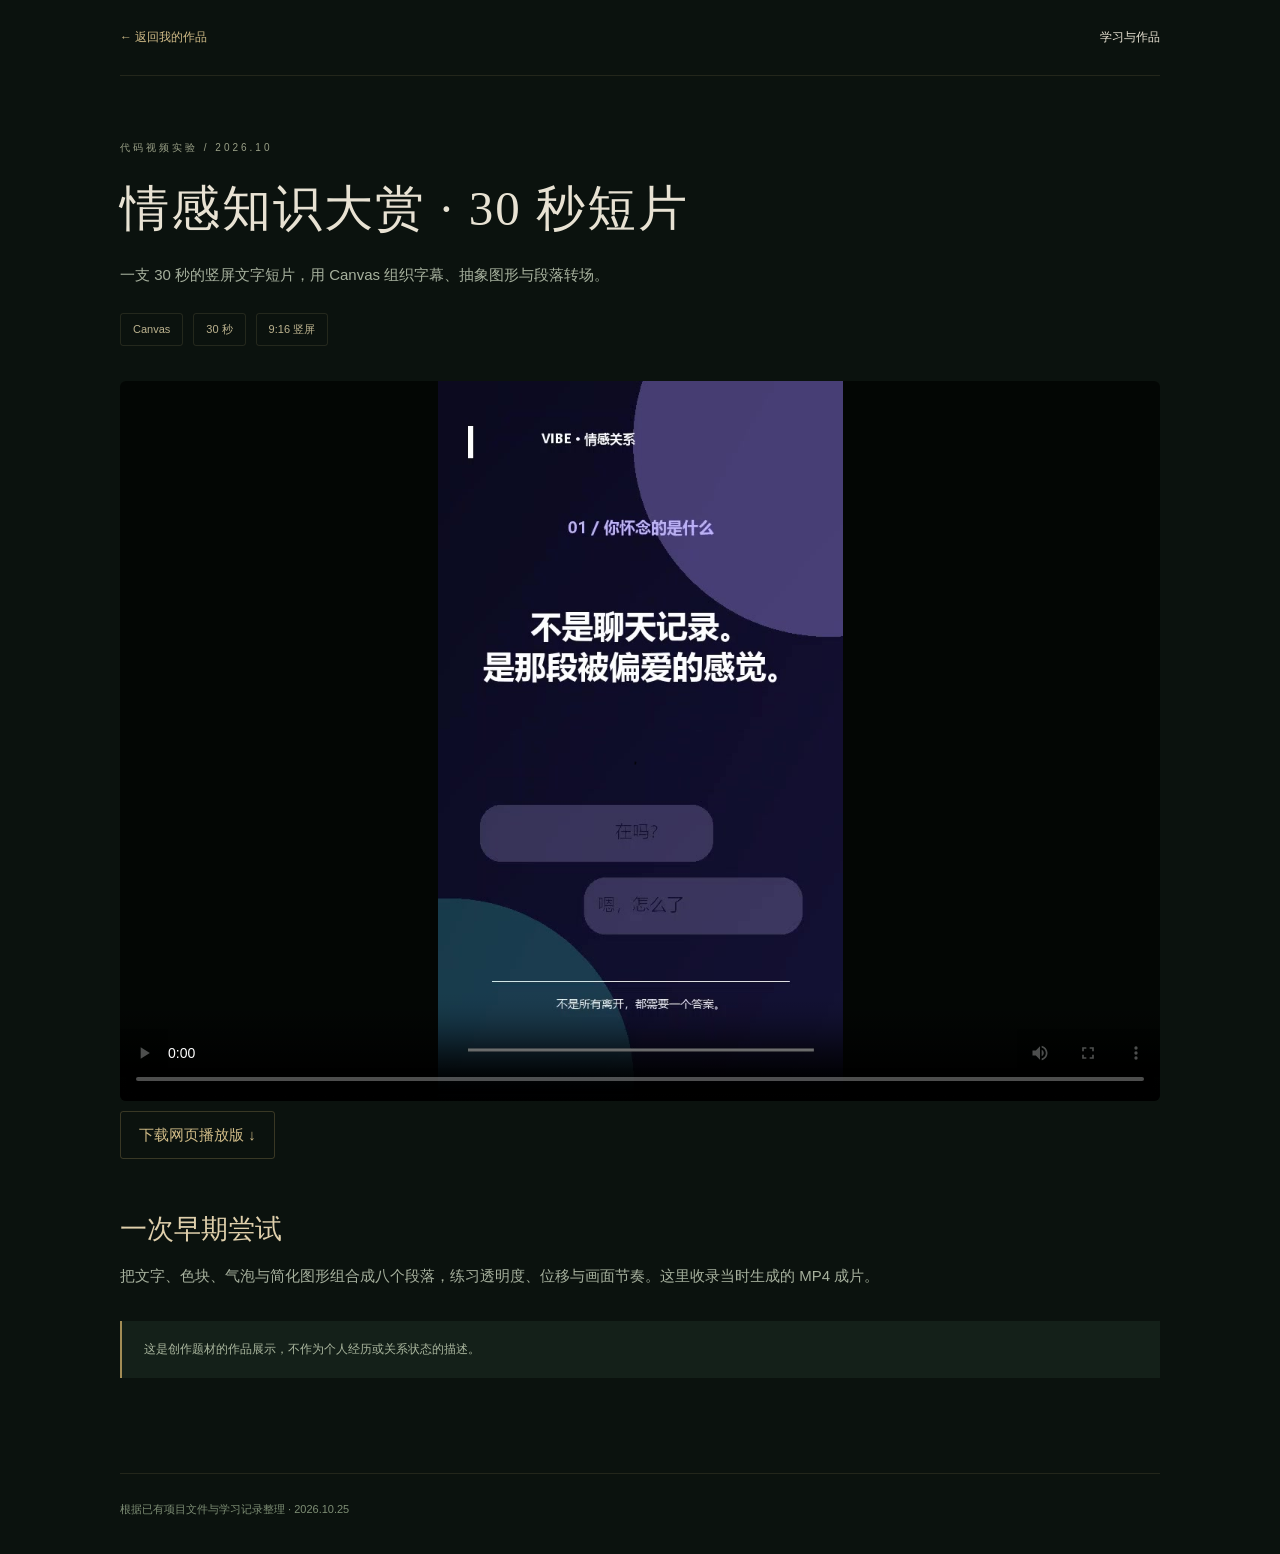
<file: projects/emotion-vibe.html>
<!doctype html><html lang="zh-CN"><head><meta charset="utf-8"><meta name="viewport" content="width=device-width,initial-scale=1"><title>情感知识大赏 · 30 秒短片 · 个人记录</title><link rel="stylesheet" href="detail.css"></head><body><header><a href="/wenjianbaiyujing/#projects">← 返回我的作品</a><span>学习与作品</span></header><main><div class="eyebrow">代码视频实验 / 2026.10</div><h1>情感知识大赏 · 30 秒短片</h1><p>一支 30 秒的竖屏文字短片，用 Canvas 组织字幕、抽象图形与段落转场。</p><div class="tags"><span>Canvas</span><span>30 秒</span><span>9:16 竖屏</span></div><video controls playsinline preload="metadata" poster="../images/projects/emotion-vibe.jpg"><source src="../media/emotion-vibe.mp4" type="video/mp4">浏览器暂不支持播放，<a href="../media/emotion-vibe.mp4">打开视频文件</a>。</video><a class="download" href="../media/emotion-vibe.mp4" download>下载网页播放版 ↓</a><h2>一次早期尝试</h2><p>把文字、色块、气泡与简化图形组合成八个段落，练习透明度、位移与画面节奏。这里收录当时生成的 MP4 成片。</p><div class="note">这是创作题材的作品展示，不作为个人经历或关系状态的描述。</div></main><footer>根据已有项目文件与学习记录整理 · 2026.10.25</footer></body></html>
</file>
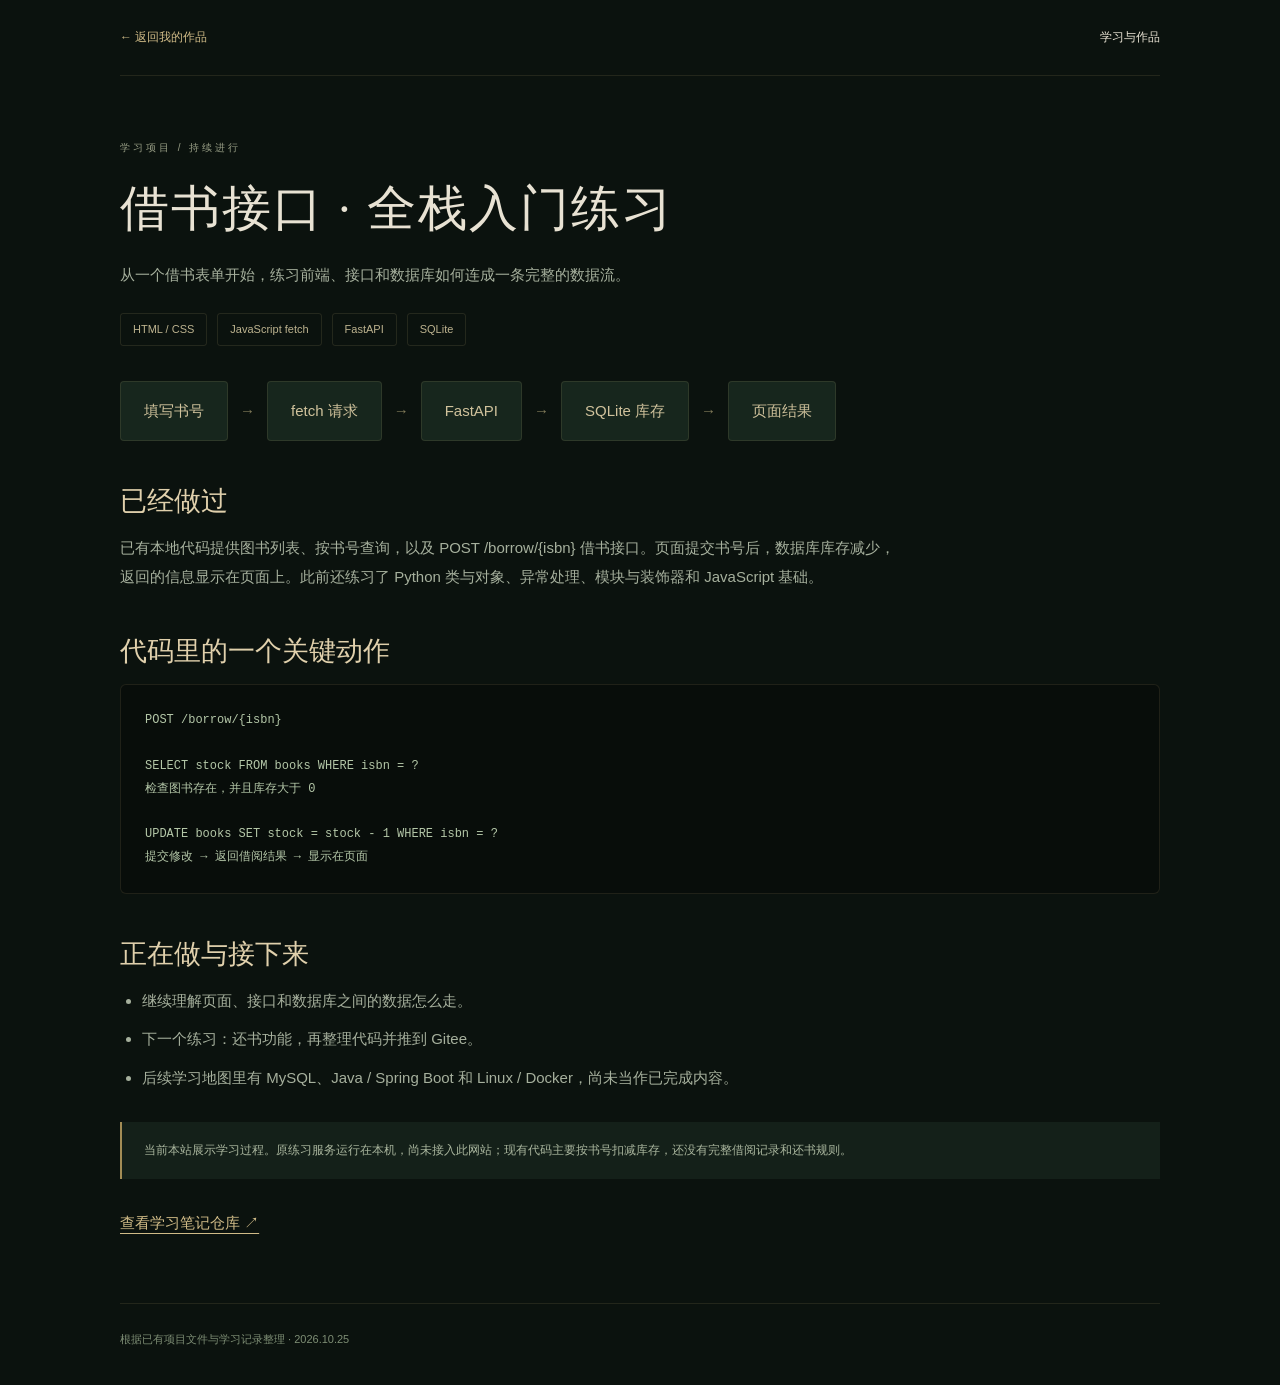
<file: projects/fullstack.html>
<!doctype html><html lang="zh-CN"><head><meta charset="utf-8"><meta name="viewport" content="width=device-width,initial-scale=1"><title>借书接口 · 全栈入门练习 · 个人记录</title><link rel="stylesheet" href="detail.css"></head><body><header><a href="/wenjianbaiyujing/#projects">← 返回我的作品</a><span>学习与作品</span></header><main><div class="eyebrow">学习项目 / 持续进行</div><h1>借书接口 · 全栈入门练习</h1><p>从一个借书表单开始，练习前端、接口和数据库如何连成一条完整的数据流。</p><div class="tags"><span>HTML / CSS</span><span>JavaScript fetch</span><span>FastAPI</span><span>SQLite</span></div><div class="flow"><span>填写书号</span><b>→</b><span>fetch 请求</span><b>→</b><span>FastAPI</span><b>→</b><span>SQLite 库存</span><b>→</b><span>页面结果</span></div><h2>已经做过</h2><p>已有本地代码提供图书列表、按书号查询，以及 POST /borrow/{isbn} 借书接口。页面提交书号后，数据库库存减少，返回的信息显示在页面上。此前还练习了 Python 类与对象、异常处理、模块与装饰器和 JavaScript 基础。</p><h2>代码里的一个关键动作</h2><pre><code>POST /borrow/{isbn}

SELECT stock FROM books WHERE isbn = ?
检查图书存在，并且库存大于 0

UPDATE books SET stock = stock - 1 WHERE isbn = ?
提交修改 → 返回借阅结果 → 显示在页面</code></pre><h2>正在做与接下来</h2><ul><li>继续理解页面、接口和数据库之间的数据怎么走。</li><li>下一个练习：还书功能，再整理代码并推到 Gitee。</li><li>后续学习地图里有 MySQL、Java / Spring Boot 和 Linux / Docker，尚未当作已完成内容。</li></ul><div class="note">当前本站展示学习过程。原练习服务运行在本机，尚未接入此网站；现有代码主要按书号扣减库存，还没有完整借阅记录和还书规则。</div><a href="https://github.com/piggod68/my-notes" target="_blank" rel="noopener noreferrer">查看学习笔记仓库 ↗</a></main><footer>根据已有项目文件与学习记录整理 · 2026.10.25</footer></body></html>
</file>
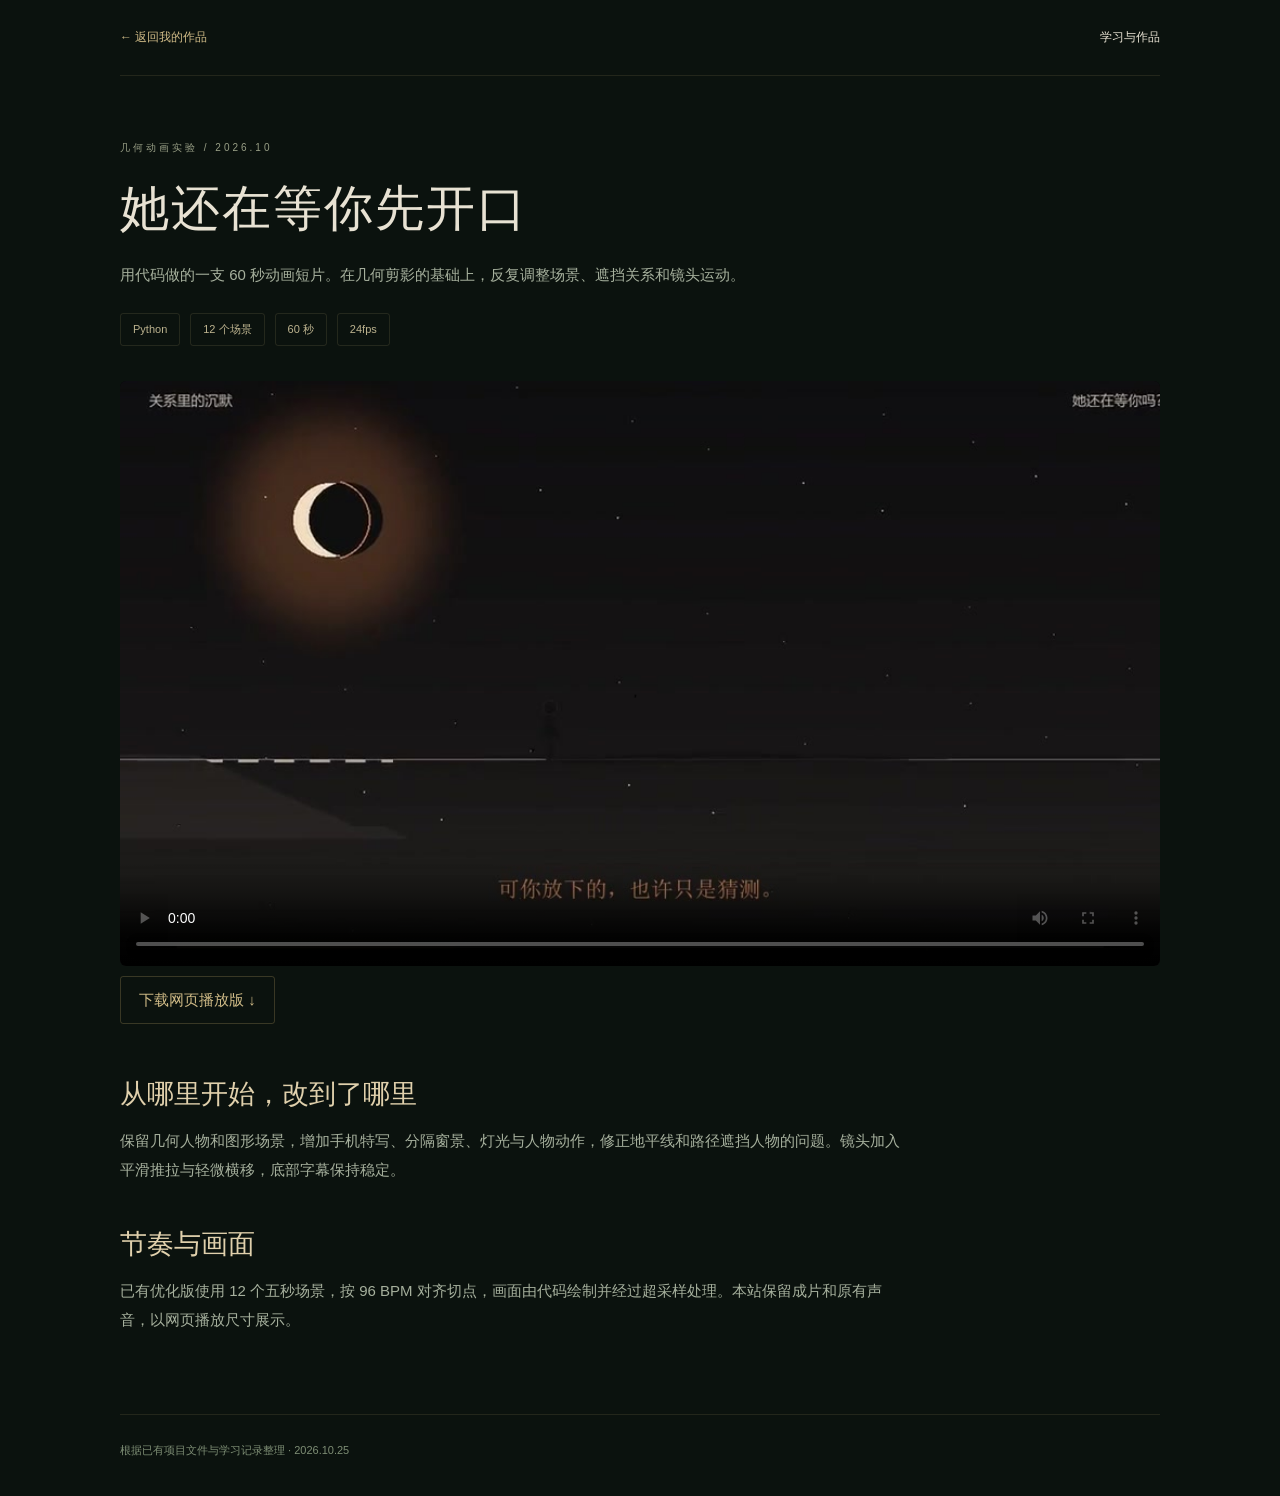
<file: projects/geometry-story.html>
<!doctype html><html lang="zh-CN"><head><meta charset="utf-8"><meta name="viewport" content="width=device-width,initial-scale=1"><title>她还在等你先开口 · 个人记录</title><link rel="stylesheet" href="detail.css"></head><body><header><a href="/wenjianbaiyujing/#projects">← 返回我的作品</a><span>学习与作品</span></header><main><div class="eyebrow">几何动画实验 / 2026.10</div><h1>她还在等你先开口</h1><p>用代码做的一支 60 秒动画短片。在几何剪影的基础上，反复调整场景、遮挡关系和镜头运动。</p><div class="tags"><span>Python</span><span>12 个场景</span><span>60 秒</span><span>24fps</span></div><video controls playsinline preload="metadata" poster="../images/projects/geometry-story.jpg"><source src="../media/geometry-story.mp4" type="video/mp4">浏览器暂不支持播放，<a href="../media/geometry-story.mp4">打开视频文件</a>。</video><a class="download" href="../media/geometry-story.mp4" download>下载网页播放版 ↓</a><h2>从哪里开始，改到了哪里</h2><p>保留几何人物和图形场景，增加手机特写、分隔窗景、灯光与人物动作，修正地平线和路径遮挡人物的问题。镜头加入平滑推拉与轻微横移，底部字幕保持稳定。</p><h2>节奏与画面</h2><p>已有优化版使用 12 个五秒场景，按 96 BPM 对齐切点，画面由代码绘制并经过超采样处理。本站保留成片和原有声音，以网页播放尺寸展示。</p></main><footer>根据已有项目文件与学习记录整理 · 2026.10.25</footer></body></html>
</file>
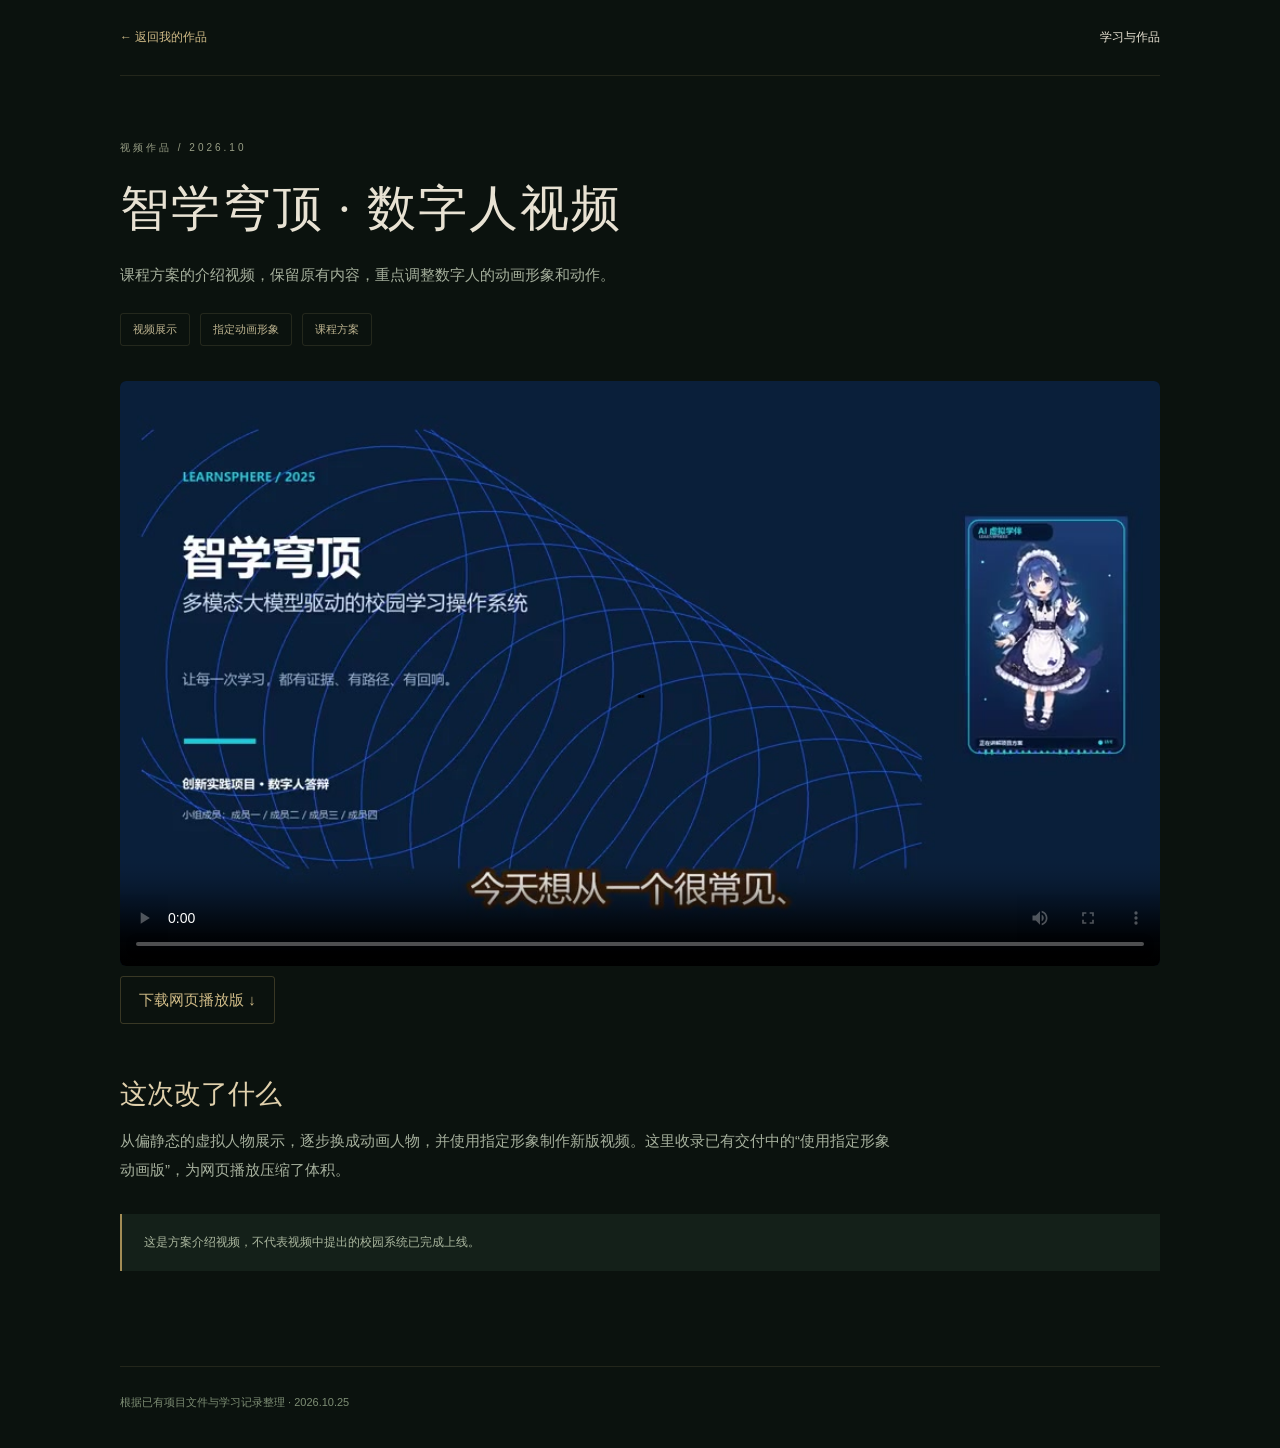
<file: projects/learning-dome.html>
<!doctype html><html lang="zh-CN"><head><meta charset="utf-8"><meta name="viewport" content="width=device-width,initial-scale=1"><title>智学穹顶 · 数字人视频 · 个人记录</title><link rel="stylesheet" href="detail.css"></head><body><header><a href="/wenjianbaiyujing/#projects">← 返回我的作品</a><span>学习与作品</span></header><main><div class="eyebrow">视频作品 / 2026.10</div><h1>智学穹顶 · 数字人视频</h1><p>课程方案的介绍视频，保留原有内容，重点调整数字人的动画形象和动作。</p><div class="tags"><span>视频展示</span><span>指定动画形象</span><span>课程方案</span></div><video controls playsinline preload="metadata" poster="../images/projects/learning-dome.jpg"><source src="../media/learning-dome.mp4" type="video/mp4">浏览器暂不支持播放，<a href="../media/learning-dome.mp4">打开视频文件</a>。</video><a class="download" href="../media/learning-dome.mp4" download>下载网页播放版 ↓</a><h2>这次改了什么</h2><p>从偏静态的虚拟人物展示，逐步换成动画人物，并使用指定形象制作新版视频。这里收录已有交付中的“使用指定形象动画版”，为网页播放压缩了体积。</p><div class="note">这是方案介绍视频，不代表视频中提出的校园系统已完成上线。</div></main><footer>根据已有项目文件与学习记录整理 · 2026.10.25</footer></body></html>
</file>
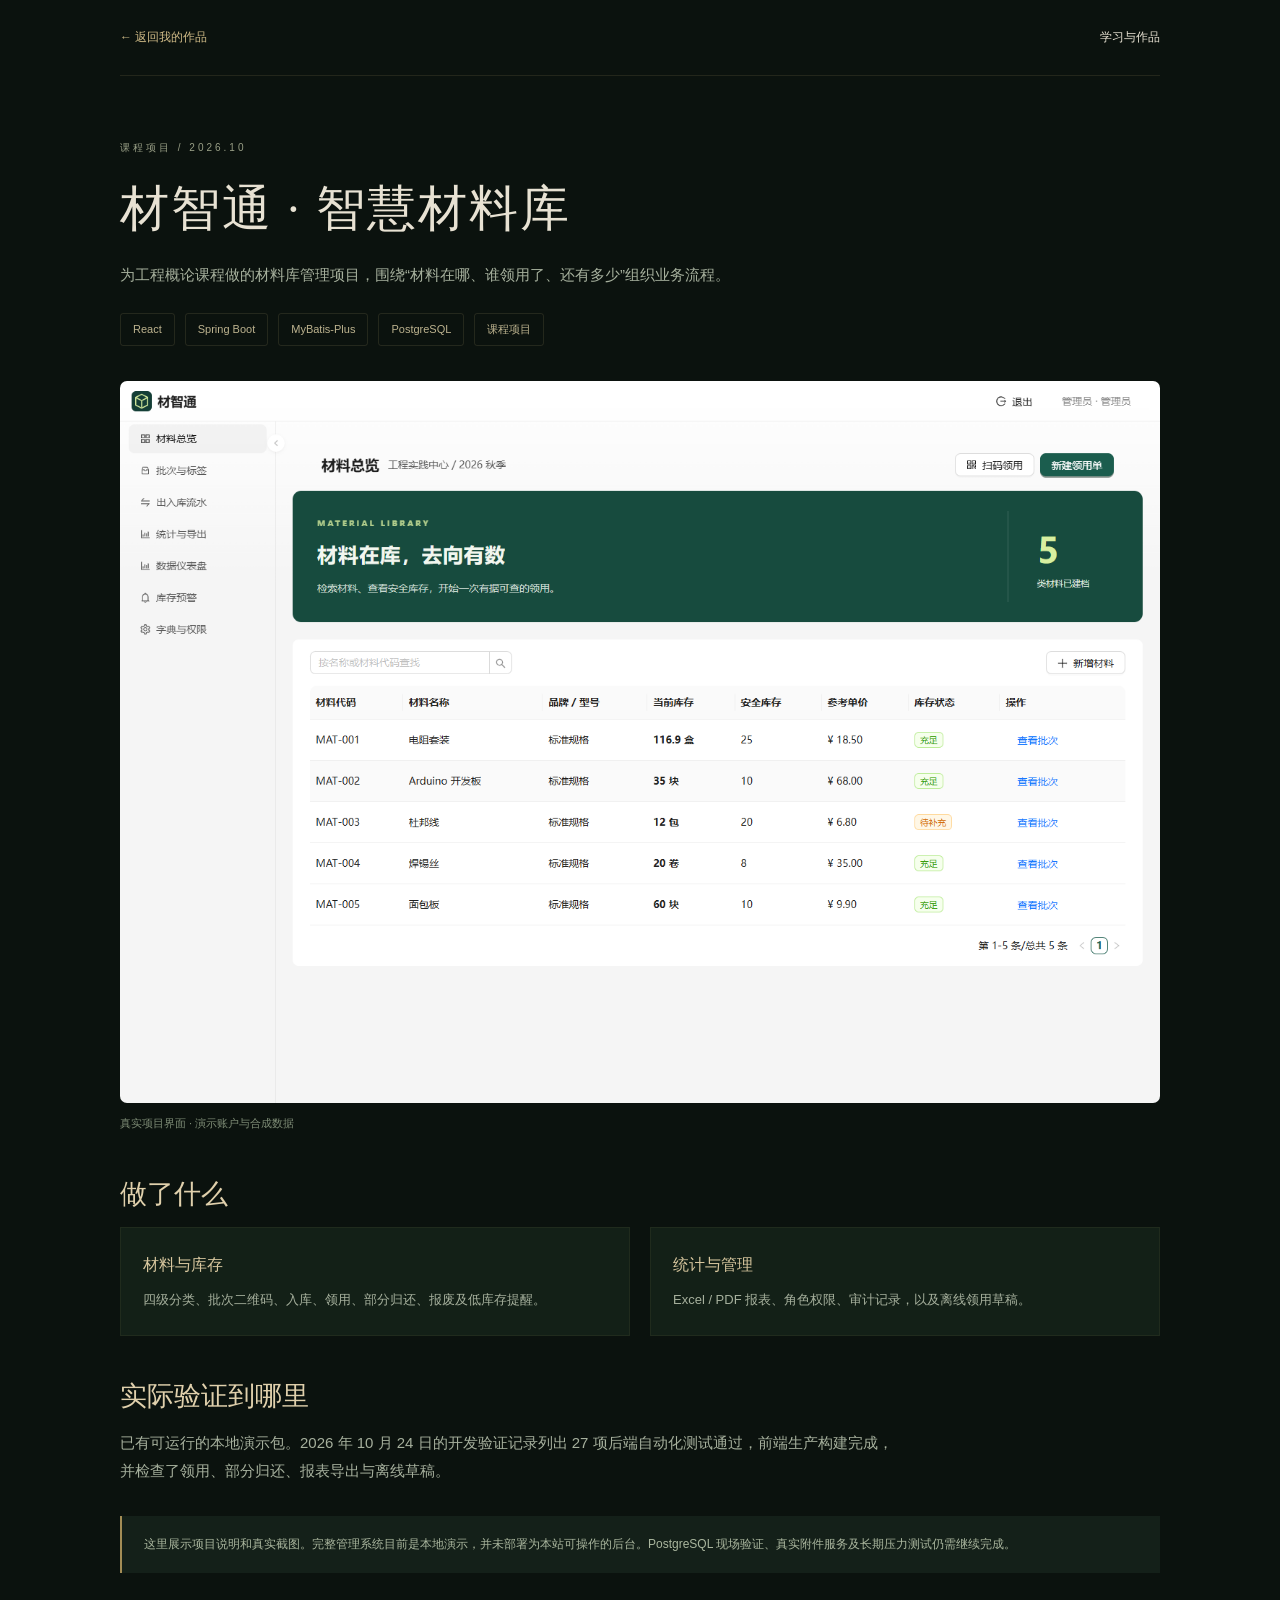
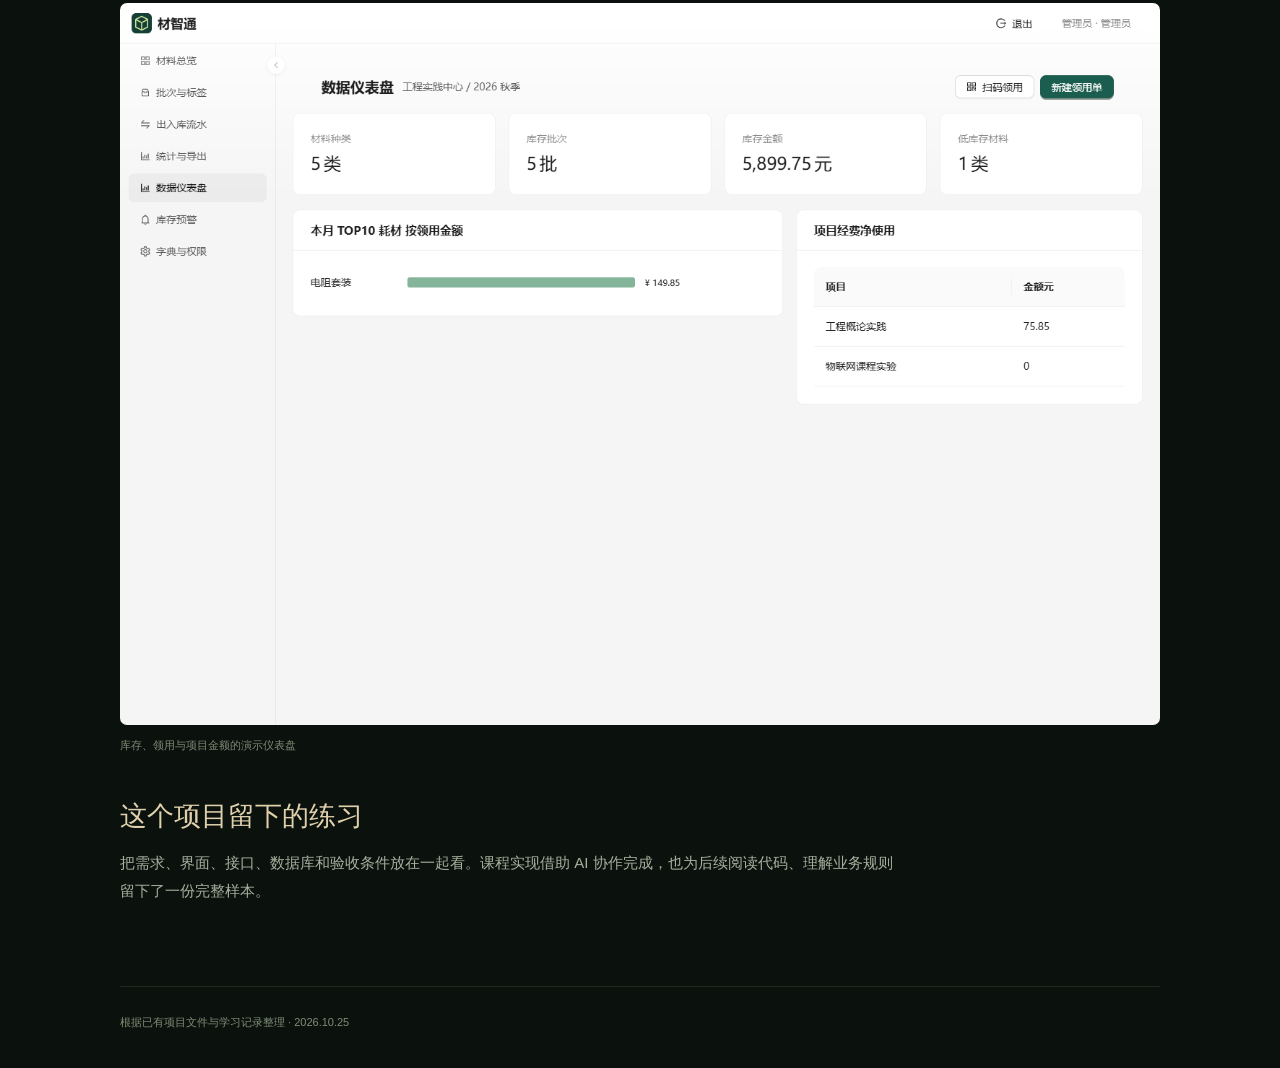
<file: projects/materials.html>
<!doctype html><html lang="zh-CN"><head><meta charset="utf-8"><meta name="viewport" content="width=device-width,initial-scale=1"><title>材智通 · 智慧材料库 · 个人记录</title><link rel="stylesheet" href="detail.css"></head><body><header><a href="/wenjianbaiyujing/#projects">← 返回我的作品</a><span>学习与作品</span></header><main><div class="eyebrow">课程项目 / 2026.10</div><h1>材智通 · 智慧材料库</h1><p>为工程概论课程做的材料库管理项目，围绕“材料在哪、谁领用了、还有多少”组织业务流程。</p><div class="tags"><span>React</span><span>Spring Boot</span><span>MyBatis-Plus</span><span>PostgreSQL</span><span>课程项目</span></div><div class="gallery"><figure><img src="../images/projects/materials.png" alt="材智通材料总览界面，展示演示材料和库存"><figcaption>真实项目界面 · 演示账户与合成数据</figcaption></figure></div><h2>做了什么</h2><div class="facts"><div><h3>材料与库存</h3><p>四级分类、批次二维码、入库、领用、部分归还、报废及低库存提醒。</p></div><div><h3>统计与管理</h3><p>Excel / PDF 报表、角色权限、审计记录，以及离线领用草稿。</p></div></div><h2>实际验证到哪里</h2><p>已有可运行的本地演示包。2026 年 10 月 24 日的开发验证记录列出 27 项后端自动化测试通过，前端生产构建完成，并检查了领用、部分归还、报表导出与离线草稿。</p><div class="note">这里展示项目说明和真实截图。完整管理系统目前是本地演示，并未部署为本站可操作的后台。PostgreSQL 现场验证、真实附件服务及长期压力测试仍需继续完成。</div><div class="gallery"><figure><img src="../images/projects/dashboard.png" loading="lazy" alt="材智通数据仪表盘"><figcaption>库存、领用与项目金额的演示仪表盘</figcaption></figure></div><h2>这个项目留下的练习</h2><p>把需求、界面、接口、数据库和验收条件放在一起看。课程实现借助 AI 协作完成，也为后续阅读代码、理解业务规则留下了一份完整样本。</p></main><footer>根据已有项目文件与学习记录整理 · 2026.10.25</footer></body></html>
</file>
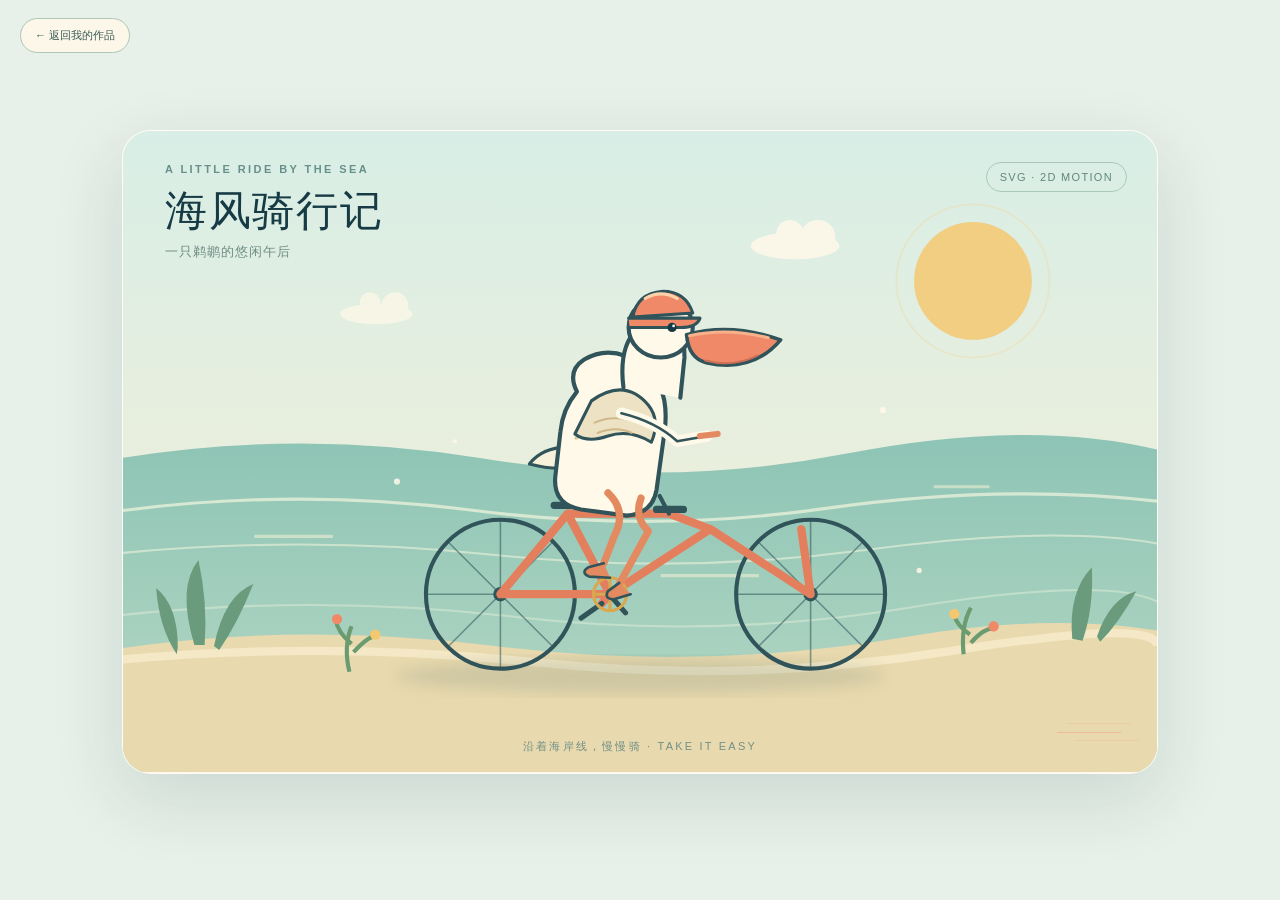
<file: projects/pelican-bike.html>
<!DOCTYPE html>
<html lang="zh-CN">
<head>
<meta charset="UTF-8" />
<meta name="viewport" content="width=device-width, initial-scale=1.0" />
<title>鹈鹕骑行记 · SVG 动画</title>
<style>
:root{--ink:#173b45;--teal:#397a78;--coral:#ef8968;--sun:#f6c76c;--cream:#fff8e9}
*{box-sizing:border-box}body{margin:0;min-height:100vh;display:grid;place-items:center;background:#e7f0e9;color:var(--ink);font-family:"Segoe UI","Microsoft YaHei",sans-serif;overflow:hidden}
.scene{width:min(1100px,100vw);padding:28px 32px 24px}.card{position:relative;overflow:hidden;border-radius:28px;background:var(--cream);box-shadow:0 24px 70px #294e4826;border:1px solid #ffffffaa}
header{position:absolute;z-index:2;left:42px;top:32px}.eyebrow{font-size:11px;letter-spacing:.22em;text-transform:uppercase;color:#67908a;font-weight:700}h1{font-family:Georgia,"Noto Serif SC",serif;font-size:clamp(24px,4vw,42px);font-weight:500;letter-spacing:.04em;margin:8px 0 4px}.sub{font-size:13px;color:#6e8c85;letter-spacing:.08em}
svg{display:block;width:100%;height:auto}.cloud{animation:drift 15s ease-in-out infinite alternate}.cloud.c2{animation-delay:-7s}.wheel{transform-box:fill-box;transform-origin:center;animation:spin 2s linear infinite}.pedal{transform-box:fill-box;transform-origin:center;animation:spin 2s linear infinite}.rider{transform-box:fill-box;transform-origin:55% 80%;animation:bob .5s ease-in-out infinite alternate}.beak{transform-box:fill-box;transform-origin:left center;animation:beak 3.5s ease-in-out infinite}.grass{animation:sway 2.8s ease-in-out infinite alternate;transform-box:fill-box;transform-origin:bottom center}.grass.g2{animation-delay:-1.4s}.sun{transform-box:fill-box;transform-origin:center;animation:pulse 5s ease-in-out infinite alternate}
@keyframes spin{to{transform:rotate(360deg)}}@keyframes bob{to{transform:translateY(-3px) rotate(-1deg)}}@keyframes drift{to{transform:translateX(24px)}}@keyframes beak{0%,78%,100%{transform:rotate(0)}84%{transform:rotate(-3deg)}90%{transform:rotate(2deg)}}@keyframes sway{to{transform:rotate(7deg)}}@keyframes pulse{to{transform:scale(1.06)}}
footer{position:absolute;bottom:19px;left:0;right:0;text-align:center;font-size:11px;letter-spacing:.2em;color:#719087}.badge{position:absolute;right:30px;top:31px;border:1px solid #abc7b7;border-radius:99px;padding:8px 13px;color:#63867c;font-size:11px;letter-spacing:.12em}.motion{position:absolute;right:36px;bottom:40px;width:64px;height:1px;background:#edb49a;box-shadow:10px -9px 0 -0.3px #edb49a,18px 8px 0 -0.3px #edb49a;opacity:.8}
@media(max-width:600px){.scene{padding:12px}.card{border-radius:18px}header{left:22px;top:20px}.badge{right:16px;top:18px;font-size:9px}footer{bottom:10px;font-size:9px}.motion{right:15px;bottom:25px}}
@media(prefers-reduced-motion:reduce){*,*::before,*::after{animation-duration:.001ms!important;animation-iteration-count:1!important}}
.portfolio-back{position:fixed;top:18px;left:20px;z-index:10;color:#365a52;background:#fff8e9e6;border:1px solid #abc7b7;padding:9px 14px;border-radius:20px;text-decoration:none;font-size:11px;backdrop-filter:blur(10px)}
</style>
</head>
<body><a class="portfolio-back" href="/wenjianbaiyujing/#projects">← 返回我的作品</a>
<main class="scene"><section class="card" aria-label="鹈鹕骑自行车的动画插画">
<header><div class="eyebrow">A little ride by the sea</div><h1>海风骑行记</h1><div class="sub">一只鹈鹕的悠闲午后</div></header><div class="badge">SVG · 2D MOTION</div>
<svg viewBox="0 0 1000 620" role="img" aria-labelledby="title desc" xmlns="http://www.w3.org/2000/svg"><title id="title">鹈鹕骑着自行车</title><desc id="desc">海边晴朗的午后，一只戴着小帽子的鹈鹕正踩着自行车前进。</desc>
<defs><linearGradient id="sky" x2="0" y2="1"><stop stop-color="#d8eee6"/wenjianbaiyujing/><stop offset="1" stop-color="#f9efd5"/wenjianbaiyujing/></linearGradient><linearGradient id="sea" x2="0" y2="1"><stop stop-color="#8dc4b5"/wenjianbaiyujing/><stop offset="1" stop-color="#b9d9c5"/wenjianbaiyujing/></linearGradient><filter id="shadow"><feGaussianBlur stdDeviation="7"/wenjianbaiyujing/></filter></defs>
<rect width="1000" height="620" fill="url(#sky)"/wenjianbaiyujing/><circle class="sun" cx="822" cy="145" r="57" fill="#f5ca76" opacity=".88"/wenjianbaiyujing/><circle cx="822" cy="145" r="74" fill="none" stroke="#f5ca76" stroke-opacity=".22" stroke-width="2"/wenjianbaiyujing/>
<g class="cloud" fill="#fff9e9" opacity=".86"><ellipse cx="650" cy="111" rx="43" ry="13"/wenjianbaiyujing/><circle cx="672" cy="103" r="17"/wenjianbaiyujing/><circle cx="645" cy="99" r="13"/wenjianbaiyujing/></g><g class="cloud c2" fill="#fff9e9" opacity=".7"><ellipse cx="245" cy="177" rx="35" ry="10"/wenjianbaiyujing/><circle cx="263" cy="169" r="13"/wenjianbaiyujing/><circle cx="239" cy="166" r="10"/wenjianbaiyujing/></g>
<path d="M0 316 Q175 288 350 317 T700 312 T1000 308 V620 H0Z" fill="url(#sea)"/wenjianbaiyujing/><path d="M0 367 Q170 345 340 367 T680 365 T1000 358" fill="none" stroke="#edf3dc" stroke-width="3" opacity=".75"/wenjianbaiyujing/><path d="M0 408 Q180 391 360 410 T720 405 T1000 399" fill="none" stroke="#edf3dc" stroke-width="2" opacity=".6"/wenjianbaiyujing/><path d="M0 468 Q190 448 380 470 T760 461 T1000 455" fill="none" stroke="#edf3dc" stroke-width="2" opacity=".42"/wenjianbaiyujing/>
<path d="M0 500 Q170 475 360 498 Q560 523 760 489 Q895 466 1000 483 V620 H0Z" fill="#e9d9ae"/wenjianbaiyujing/><path d="M0 511 Q200 493 400 514 T800 503 T1000 498" fill="none" stroke="#f8edcc" stroke-width="8" opacity=".8"/wenjianbaiyujing/>
<g opacity=".5" fill="#fff5d7"><path d="M127 392h76" stroke="#fff5d7" stroke-width="3"/wenjianbaiyujing/><path d="M784 344h54" stroke="#fff5d7" stroke-width="3"/wenjianbaiyujing/><path d="M520 430h95" stroke="#fff5d7" stroke-width="3"/wenjianbaiyujing/></g>
<!-- distant coastal plants -->
<g fill="#6b9b7d"><path d="M69 497q-17-56 4-82 9 41 6 82M88 498q10-49 38-60-15 38-33 64M53 499q0-40-21-57 3 39 20 64"/wenjianbaiyujing/><path d="M918 491q-4-45 19-69 2 39-9 71M942 489q12-37 38-44-17 31-35 49"/wenjianbaiyujing/></g>
<ellipse cx="500" cy="527" rx="237" ry="17" fill="#55776c" opacity=".18" filter="url(#shadow)"/wenjianbaiyujing/>
<!-- bicycle rear wheel -->
<g fill="none" stroke-linecap="round" stroke-linejoin="round"><g class="wheel" stroke="#31545a" stroke-width="4"><circle cx="365" cy="448" r="72"/wenjianbaiyujing/><circle cx="365" cy="448" r="5" fill="#31545a"/wenjianbaiyujing/><path d="M365 376V520M293 448H437M314 397l102 102M416 397 314 499" stroke-width="1.5" opacity=".55"/wenjianbaiyujing/></g><g class="wheel" stroke="#31545a" stroke-width="4"><circle cx="665" cy="448" r="72"/wenjianbaiyujing/><circle cx="665" cy="448" r="5" fill="#31545a"/wenjianbaiyujing/><path d="M665 376V520M593 448H737M614 397l102 102M716 397 614 499" stroke-width="1.5" opacity=".55"/wenjianbaiyujing/></g>
<!-- bicycle frame --> <path d="M365 448 471 448 430 370 365 448M471 448 568 385 665 448M430 370 528 370 568 385M471 448l-8 9M665 448l-9-63" stroke="#e47f5e" stroke-width="8"/wenjianbaiyujing/><path d="M417 362h35M516 366h26" stroke="#31545a" stroke-width="7"/wenjianbaiyujing/><path d="M528 370l-9-17" stroke="#31545a" stroke-width="4"/wenjianbaiyujing/><path d="M463 457l-20 14m28-22 15 17" stroke="#31545a" stroke-width="5"/wenjianbaiyujing/>
</g><g class="pedal"><circle cx="471" cy="448" r="16" fill="none" stroke="#d9a84f" stroke-width="3"/wenjianbaiyujing/><path d="M471 432v32M455 448h32" stroke="#d9a84f" stroke-width="3"/wenjianbaiyujing/></g>
<!-- rider -->
<g class="rider" stroke-linejoin="round" stroke-linecap="round">
<!-- tail --> <path d="M455 310q-43-12-62 12 26 7 49 2" fill="#f7f0db" stroke="#31545a" stroke-width="3"/wenjianbaiyujing/>
<!-- body --> <path d="M439 252q-10-20 7-31 27-16 57 6 26 19 21 62l-8 58q-4 23-29 25l-44-6q-27-5-25-31l5-44q2-22 16-39z" fill="#fff9ea" stroke="#31545a" stroke-width="4"/wenjianbaiyujing/>
<path d="M438 297q26-17 60-3" fill="none" stroke="#dfc79c" stroke-width="3"/wenjianbaiyujing/>
<!-- wing --> <path d="M453 261q32-23 55 4 12 15 3 36-21-13-42-6-20 7-32-2z" fill="#eee2c5" stroke="#31545a" stroke-width="3"/wenjianbaiyujing/><path d="M456 282q21-9 43 1M459 292q18-7 33 0" fill="none" stroke="#cfb989" stroke-width="2"/wenjianbaiyujing/>
<!-- neck/head --> <path d="M484 248q-4-31 7-49 10-19 29-14 24 7 23 34l-4 39" fill="#fff9ea" stroke="#31545a" stroke-width="4"/wenjianbaiyujing/>
<ellipse cx="520" cy="190" rx="31" ry="29" fill="#fff9ea" stroke="#31545a" stroke-width="4"/wenjianbaiyujing/>
<!-- cap --> <path d="M493 180q4-23 29-25 22 0 29 21l-58 4z" fill="#ef8968" stroke="#31545a" stroke-width="3"/wenjianbaiyujing/><path d="M489 181h69q-3 9-19 9h-49" fill="#ef8968" stroke="#31545a" stroke-width="3"/wenjianbaiyujing/><path d="M505 162q15-9 31 0" fill="none" stroke="#ffd3a9" stroke-width="3"/wenjianbaiyujing/>
<!-- eye --> <circle cx="531" cy="190" r="4.5" fill="#173b45"/wenjianbaiyujing/><circle cx="532.5" cy="188.5" r="1.3" fill="white"/wenjianbaiyujing/>
<!-- beak pouch --> <g class="beak"><path d="M545 197q43-12 91 5-27 32-72 22-17-4-19-27z" fill="#ef8968" stroke="#31545a" stroke-width="3.5"/wenjianbaiyujing/><path d="M548 198q37-8 76 2" fill="none" stroke="#f8b28b" stroke-width="3"/wenjianbaiyujing/><path d="M563 222q27 7 51-5" fill="none" stroke="#ce6e57" stroke-width="2"/wenjianbaiyujing/></g>
<!-- legs / animated pedaling --> <path d="M469 350q19 18 6 42l-10 26" fill="none" stroke="#e38a61" stroke-width="7"/wenjianbaiyujing/><path d="M465 418l-15 4q-8 5 1 9l20 1" fill="#e38a61" stroke="#31545a" stroke-width="2.5"/wenjianbaiyujing/><path d="M501 355q-7 18 7 32l-28 51" fill="none" stroke="#e38a61" stroke-width="7"/wenjianbaiyujing/><path d="M480 437l-11 8q-4 7 5 8l17-5" fill="#e38a61" stroke="#31545a" stroke-width="2.5"/wenjianbaiyujing/>
<!-- handlebar wing arm --> <path d="M482 273q33 8 54 27l29-5" fill="none" stroke="#fff9ea" stroke-width="11"/wenjianbaiyujing/><path d="M482 273q33 8 54 27l29-5" fill="none" stroke="#31545a" stroke-width="2.5"/wenjianbaiyujing/><path d="M558 295l17-2" stroke="#e38a61" stroke-width="6"/wenjianbaiyujing/>
</g>
<!-- foreground little flowers --> <g><g class="grass"><path d="M219 523q-6-24 2-44M221 496q-14-12-15-23M223 504q14-15 20-15" fill="none" stroke="#6b9b70" stroke-width="4"/wenjianbaiyujing/><circle cx="207" cy="472" r="5" fill="#ef8968"/wenjianbaiyujing/><circle cx="244" cy="487" r="5" fill="#f5c76e"/wenjianbaiyujing/></g><g class="grass g2"><path d="M813 506q-3-27 7-45M819 487q-13-9-15-19M820 495q12-14 22-14" fill="none" stroke="#6b9b70" stroke-width="4"/wenjianbaiyujing/><circle cx="804" cy="467" r="5" fill="#f5c76e"/wenjianbaiyujing/><circle cx="842" cy="479" r="5" fill="#ef8968"/wenjianbaiyujing/></g></g>
<g fill="#fff8e9" opacity=".85"><circle cx="265" cy="339" r="3"/wenjianbaiyujing/><circle cx="735" cy="270" r="3"/wenjianbaiyujing/><circle cx="770" cy="425" r="2.5"/wenjianbaiyujing/><circle cx="321" cy="300" r="2"/wenjianbaiyujing/></g>
</svg><div class="motion"></div><footer>沿着海岸线，慢慢骑 · TAKE IT EASY</footer></section></main>
</body></html>
</file>
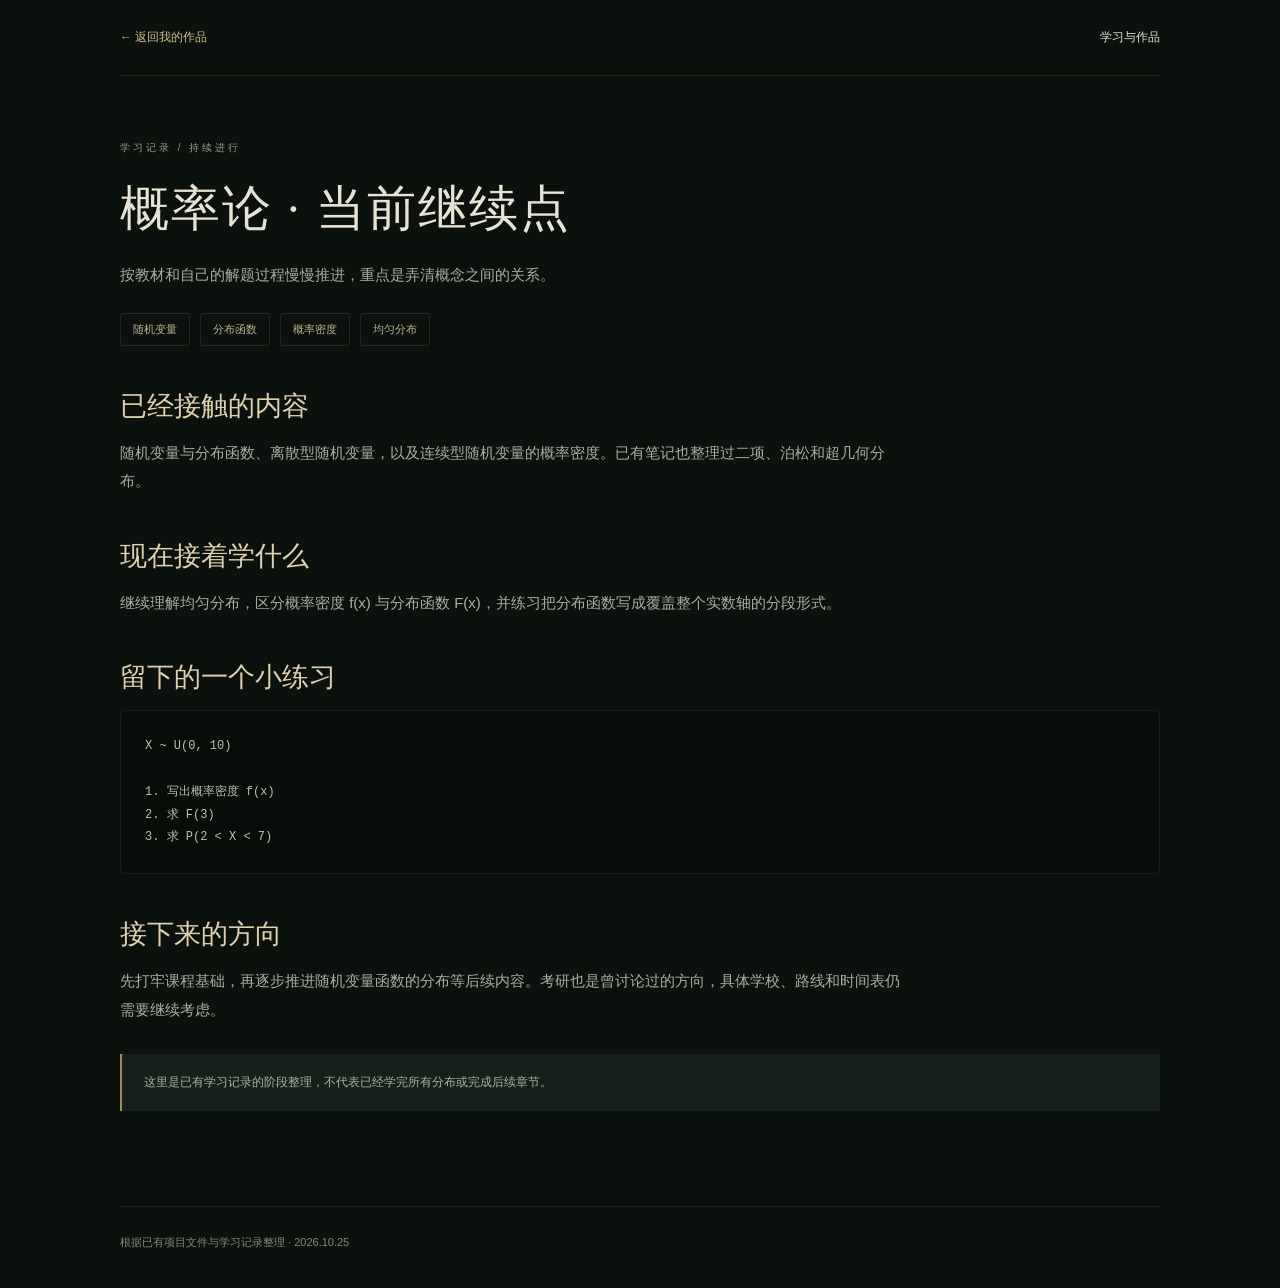
<file: projects/probability.html>
<!doctype html><html lang="zh-CN"><head><meta charset="utf-8"><meta name="viewport" content="width=device-width,initial-scale=1"><title>概率论 · 当前继续点 · 个人记录</title><link rel="stylesheet" href="detail.css"></head><body><header><a href="/wenjianbaiyujing/#projects">← 返回我的作品</a><span>学习与作品</span></header><main><div class="eyebrow">学习记录 / 持续进行</div><h1>概率论 · 当前继续点</h1><p>按教材和自己的解题过程慢慢推进，重点是弄清概念之间的关系。</p><div class="tags"><span>随机变量</span><span>分布函数</span><span>概率密度</span><span>均匀分布</span></div><h2>已经接触的内容</h2><p>随机变量与分布函数、离散型随机变量，以及连续型随机变量的概率密度。已有笔记也整理过二项、泊松和超几何分布。</p><h2>现在接着学什么</h2><p>继续理解均匀分布，区分概率密度 f(x) 与分布函数 F(x)，并练习把分布函数写成覆盖整个实数轴的分段形式。</p><h2>留下的一个小练习</h2><pre><code>X ~ U(0, 10)

1. 写出概率密度 f(x)
2. 求 F(3)
3. 求 P(2 &lt; X &lt; 7)</code></pre><h2>接下来的方向</h2><p>先打牢课程基础，再逐步推进随机变量函数的分布等后续内容。考研也是曾讨论过的方向，具体学校、路线和时间表仍需要继续考虑。</p><div class="note">这里是已有学习记录的阶段整理，不代表已经学完所有分布或完成后续章节。</div></main><footer>根据已有项目文件与学习记录整理 · 2026.10.25</footer></body></html>
</file>
<file: projects/detail.css>
body{margin:0;background:#0b120e;color:#e8e2d3;font:15px/1.9 -apple-system,BlinkMacSystemFont,'Segoe UI','Microsoft YaHei',sans-serif}*{box-sizing:border-box}a{color:#d0bb87;text-underline-offset:5px}header,main,footer{width:calc(100% - 44px);max-width:1040px;margin:auto}header{display:flex;justify-content:space-between;padding:26px 0;border-bottom:1px solid #b8a57022;font-size:12px}header a{text-decoration:none}main{padding:62px 0 65px}.eyebrow{color:#999f86;letter-spacing:3px;font-size:10px}h1{font:400 clamp(30px,4vw,49px)/1.4 'KaiTi','STKaiti','SimSun',serif;letter-spacing:2px;margin:18px 0}h2{font:400 27px 'KaiTi','STKaiti','SimSun',serif;margin:42px 0 15px;color:#e0d0ac}p{color:#a6b09d;max-width:780px}ul{padding-left:22px;color:#a6b09d}li{margin:10px 0}.tags{display:flex;flex-wrap:wrap;gap:10px;margin:23px 0 35px}.tags span{border:1px solid #baaa7425;padding:5px 12px;font-size:11px;color:#bdb38f;border-radius:3px}.gallery{display:grid;gap:24px}.gallery img,.cover{width:100%;height:auto;border-radius:7px;display:block}.gallery figure{margin:0}figcaption{font-size:11px;color:#7e8c76;margin-top:10px}video{display:block;width:100%;max-height:80vh;background:#030604;border-radius:6px}iframe{width:100%;border:0;aspect-ratio:1000/700;border-radius:6px;background:#e7f0e9}.note{background:#142019;border-left:2px solid #a38c55;padding:17px 22px;color:#aab69e;font-size:12px;margin:30px 0}.flow{display:flex;flex-wrap:wrap;gap:12px;margin:28px 0}.flow span{padding:15px 23px;background:#17261d;border:1px solid #d1bd7f20;border-radius:4px;color:#d0c29c}.flow b{align-self:center;color:#827b59}pre{background:#080d0a;border:1px solid #c6b17520;padding:24px;border-radius:6px;overflow:auto;color:#b4c7a8;line-height:1.8;font:12px/1.9 Consolas,monospace}code{overflow-wrap:anywhere}.facts{display:grid;grid-template-columns:1fr 1fr;gap:20px}.facts>div{padding:22px;background:#132017;border:1px solid #c6b17512}.facts h3{font-size:16px;font-weight:400;margin:0 0 8px;color:#d8c79f}.facts p{font-size:13px;margin:0}footer{padding:25px 0 35px;border-top:1px solid #b8a57022;color:#7d8d74;font-size:11px}.download{display:inline-block;padding:9px 18px;border:1px solid #c1a66a40;text-decoration:none;border-radius:3px;margin:10px 0}@media(max-width:600px){main{padding-top:40px}body{font-size:13px}.facts{grid-template-columns:1fr}iframe{min-height:340px}h2{font-size:24px}.flow span{padding:10px 14px}pre{padding:16px;font-size:10px}header{font-size:10px}}@media(prefers-reduced-motion:no-preference){html{scroll-behavior:smooth}}
</file>
